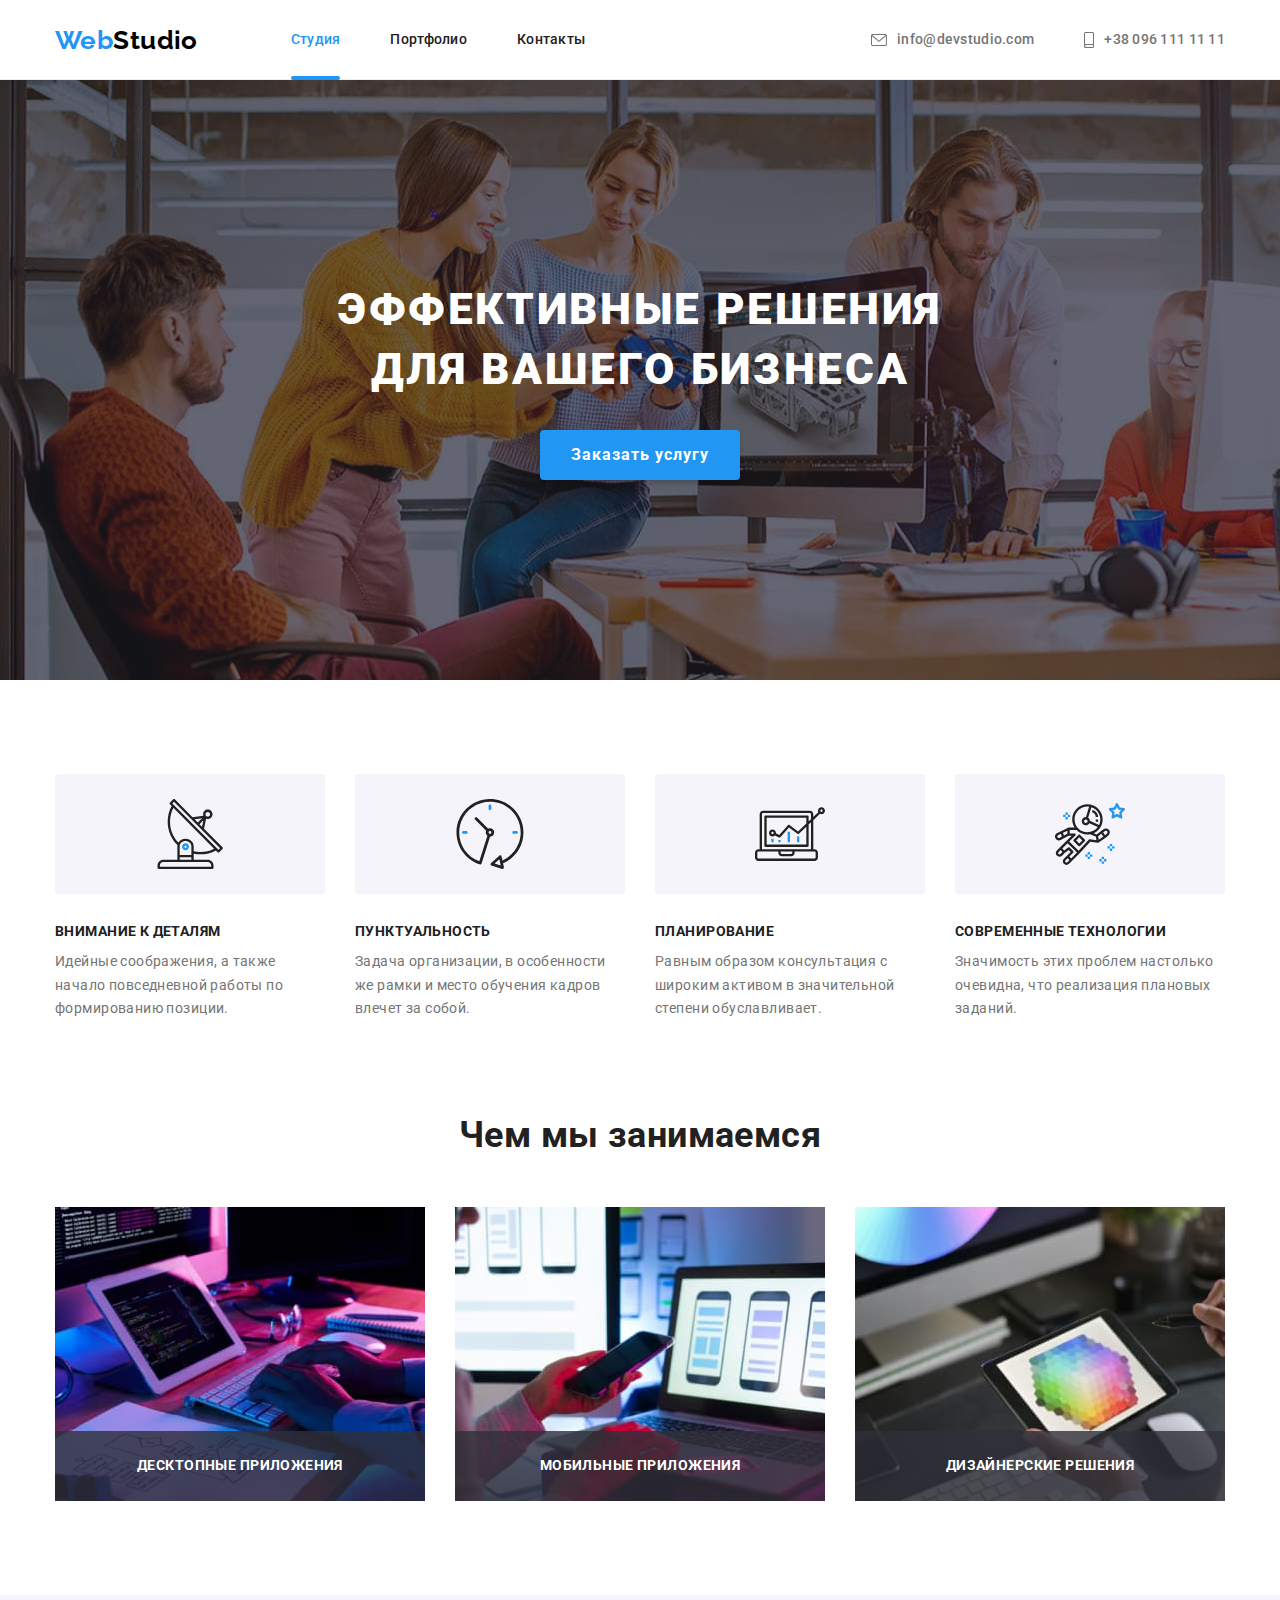
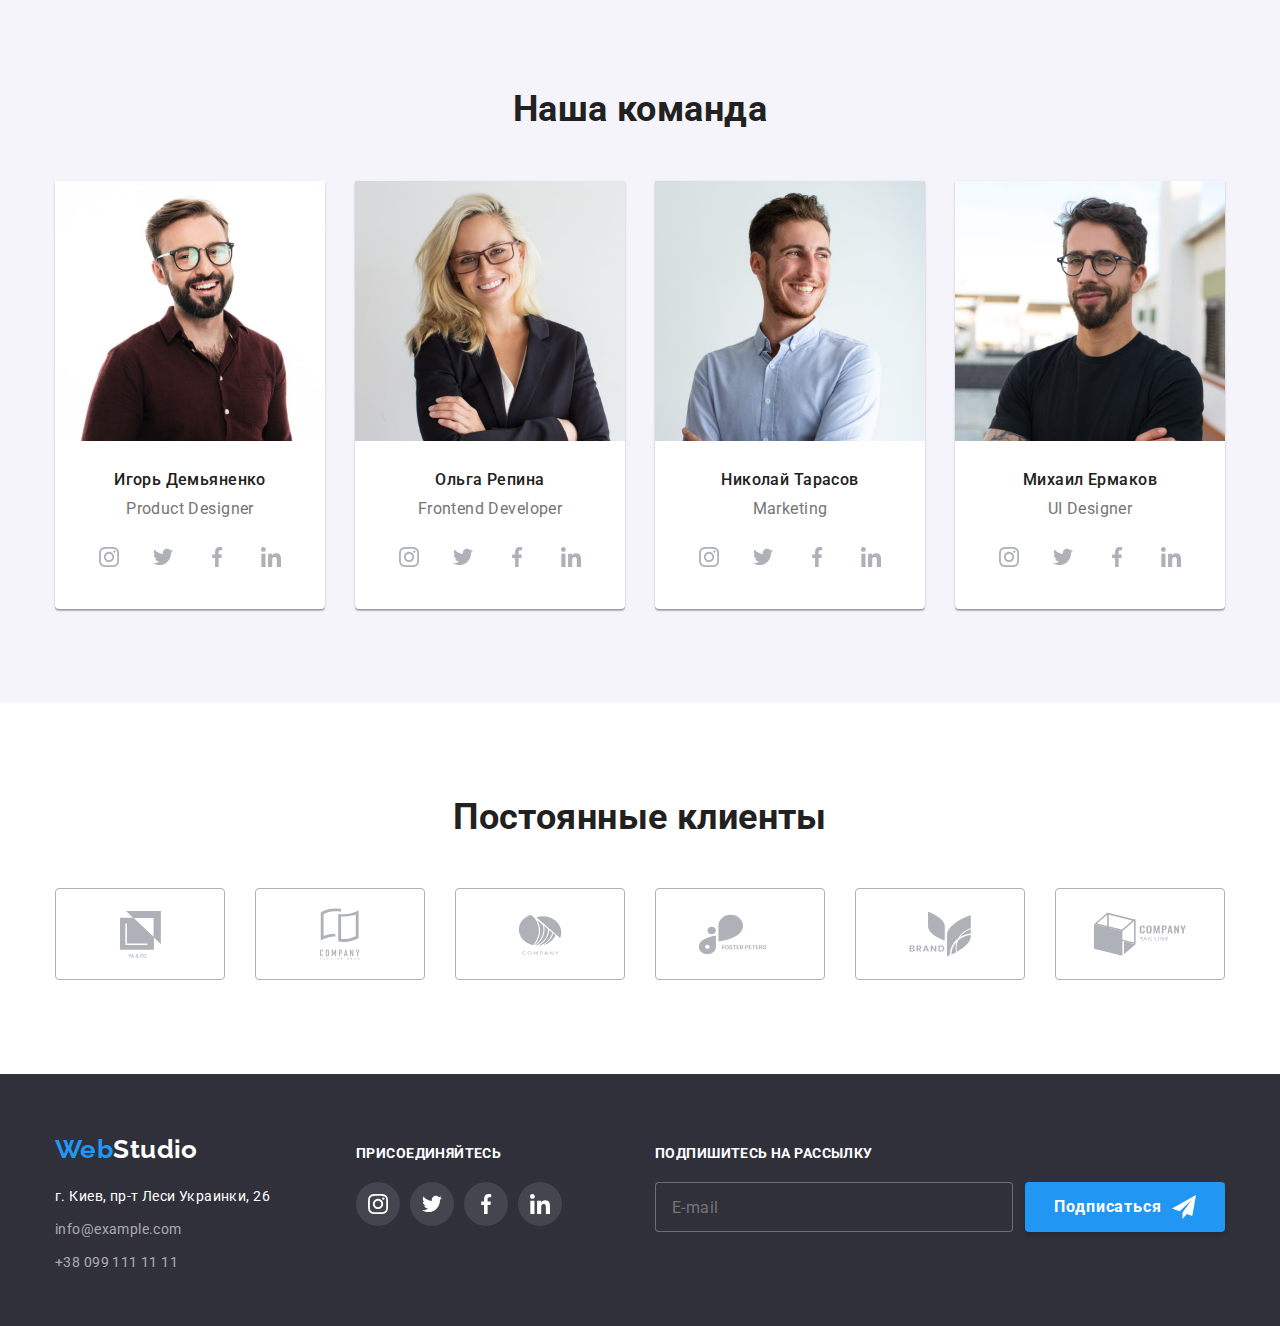
<file: index.html>
<!DOCTYPE html>
<html lang="ru">
<head>
    <meta charset="UTF-8">
    <meta http-equiv="X-UA-Compatible" content="IE=edge">
    <meta name="viewport" content="width=device-width, initial-scale=1.0">
    <title>Document</title>
    <link rel="preconnect" href="https://fonts.googleapis.com">
    <link rel="preconnect" href="https://fonts.gstatic.com" crossorigin>
    <link href="https://fonts.googleapis.com/css2?family=Raleway:wght@700&family=Roboto:wght@400;500;700;900&display=swap" rel="stylesheet">
    <link rel="stylesheet"
    href="https://cdnjs.cloudflare.com/ajax/libs/modern-normalize/1.0.0/modern-normalize.min.css" />
    <link rel="stylesheet" href="css/styles.css">
</head>
<body>
    <header class="header-section">
        <div class="container">
            <nav class="nav-section">
                <a href="./index.html" class="logo"><span class="part-of-logo">Web</span>Studio</a>
                <ul class="nav-list">
                    <li class="nav-items"><a href="./index.html" class="nav-link illumination">Студия</a></li>
                    <li class="nav-items"><a href="./portfolio.html" class="nav-link">Портфолио</a></li>
                    <li class="nav-items"><a href="Контакты" class="nav-link">Контакты</a></li>
                </ul>
            </nav>
            <ul class="nav-list">
                <li class="nav-items">
                    <a href="mailto:info@devstudio.com" class="nav-contacts">
                        <svg class="nav-icon" width="16" height="12">
                            <use href="./images/icons.svg#icon-envelope"></use>
                        </svg>info@devstudio.com</a>
                </li>
                <li class="nav-items">
                    <a href="tel:+380961111111" class="nav-contacts">
                        <svg class="nav-icon" width="10" height="16">
                            <use href="./images/icons.svg#icon-smartphone"></use>
                        </svg>+38 096 111 11 11</a>
                </li>
            </ul>
        </div>
    </header>
    <main class="main-section">
        <section class="main section">
            <div class="container">
                <h1 class="main-title">Эффективные решения для вашего бизнеса</h1>
                <button type="button" class="main-button" data-modal-open>Заказать услугу</button>
            </div>
        </section>
        <section class="section">
            <div class="container">
                <h2 class="visually-hidden">Приимущества</h2>
                <ul class="benefits-list">
                    <li class="benefits-items">
                        <div class="benefits-icons-container">
                            <svg class="benefits-icon" width="70" height="70">
                                <use href="./images/icons.svg#icon-Group"></use>
                            </svg>
                        </div>
                        <h3 class="benefits-title">Внимание к деталям</h3>
                        <p class="benefits-text">Идейные соображения, а также начало повседневной работы по формированию позиции.
                        </p>
                    </li>
                    <li class="benefits-items">
                        <div class="benefits-icons-container">
                            <svg class="benefits-icon" width="70" height="70">
                                <use href="./images/icons.svg#icon-clock"></use>
                            </svg>
                        </div>
                        <h3 class="benefits-title">Пунктуальность</h3>
                        <p class="benefits-text">Задача организации, в особенности же рамки и место обучения кадров влечет за собой.
                        </p>
                    </li>
                    <li class="benefits-items">
                        <div class="benefits-icons-container">
                            <svg class="benefits-icon" width="70" height="70">
                                <use href="./images/icons.svg#icon-diagram"></use>
                            </svg>
                        </div>
                        <h3 class="benefits-title">Планирование</h3>
                        <p class="benefits-text">Равным образом консультация с широким активом в значительной степени обуславливает.
                        </p>
                    </li>
                    <li class="benefits-items">
                        <div class="benefits-icons-container">
                            <svg class="benefits-icon" width="70" height="70">
                                <use href="./images/icons.svg#icon-astronaut"></use>
                            </svg>
                        </div>
                        <h3 class="benefits-title">Современные технологии</h3>
                        <p class="benefits-text">Значимость этих проблем настолько очевидна, что реализация плановых заданий.</p>
                    </li>
                </ul>
            </div>
        </section>
        <section class="section no-padding">
            <div class="container">
                <h2 class="title">Чем мы занимаемся</h2>
                <ul class="work-list">
                    <li class="work-items">
                        <img src="./images/box-1.jpg" alt="Людина сидить за комп'ютером" width="370">
                        <div class="work-box">
                            <h3 class="work-items-title">Десктопные приложения</h3>
                        </div>
                    </li>
                    <li class="work-items">
                        <img src="./images/box-2.jpg" alt="Людина сидить за комп'ютером з телефоном у руці" width="370">
                        <div class="work-box">
                            <h3 class="work-items-title">Мобильные приложения</h3>
                        </div>
                    </li>
                    <li class="work-items">
                        <img src="./images/box-3.jpg" alt="Людина сидить за столом бтримає в руках планшет з кольоровим графічним зображенням " width="370">
                        <div class="work-box">
                            <h3 class="work-items-title">Дизайнерские решения</h3>
                        </div>
                    </li>
                </ul>
            </div>
        </section>    
        <section class="team section">
            <div class="container">
                <h2 class="title">Наша команда</h2>
                <ul class="team-list">
                    <li class="team-card">
                        <img src="./images/img.jpg" alt="фото" width="270">
                        <h3 class="team-member-name">Игорь Демьяненко</h3>
                        <p class="team-member-position">Product Designer</p>
                        <ul class="team-icon-list">
                            <li class="items-icon">
                                <a class="icon-link" href="">
                                    <svg class="icon" width="20" height="20">
                                        <use href="./images/icons.svg#icon-instagram"></use>
                                    </svg>
                                </a>
                            </li>
                            <li class="items-icon">
                                <a class="icon-link" href="">
                                    <svg class="icon" width="20" height="20">
                                        <use href="./images/icons.svg#icon-twitter"></use>
                                    </svg>
                                </a>
                            </li>
                            <li class="items-icon">
                                <a class="icon-link" href="">
                                    <svg class="icon" width="20" height="20">
                                        <use href="./images/icons.svg#icon-facebook"></use>
                                    </svg>
                                </a>
                            </li>
                            <li class="items-icon">
                                <a class="icon-link" href="">
                                    <svg class="icon" width="20" height="20">
                                        <use href="./images/icons.svg#icon-linkedin"></use>
                                    </svg>
                                </a>
                            </li>
                        </ul>
                    </li>
                    <li class="team-card">
                        <img src="./images/img-1.jpg" alt="фото" width="270">
                        <h3 class="team-member-name">Ольга Репина</h3>
                        <p class="team-member-position">Frontend Developer</p>
                        <ul class="team-icon-list">
                            <li class="items-icon">
                                <a class="icon-link" href="">
                                    <svg class="icon" width="20" height="20">
                                        <use href="./images/icons.svg#icon-instagram"></use>
                                    </svg>
                                </a>
                            </li>
                            <li class="items-icon">
                                <a class="icon-link" href="">
                                    <svg class="icon" width="20" height="20">
                                        <use href="./images/icons.svg#icon-twitter"></use>
                                    </svg>
                                </a>
                            </li>
                            <li class="items-icon">
                                <a class="icon-link" href="">
                                    <svg class="icon" width="20" height="20">
                                        <use href="./images/icons.svg#icon-facebook"></use>
                                    </svg>
                                </a>
                            </li>
                            <li class="items-icon">
                                <a class="icon-link" href="">
                                    <svg class="icon" width="20" height="20">
                                        <use href="./images/icons.svg#icon-linkedin"></use>
                                    </svg>
                                </a>
                            </li>
                        </ul>
                    </li>
                    <li class="team-card">
                        <img src="./images/img-2.jpg" alt="фото" width="270">
                        <h3 class="team-member-name">Николай Тарасов</h3>
                        <p class="team-member-position">Marketing</p>
                        <ul class="team-icon-list">
                            <li class="items-icon">
                                <a class="icon-link" href="">
                                    <svg class="icon" width="20" height="20">
                                        <use href="./images/icons.svg#icon-instagram"></use>
                                    </svg>
                                </a>
                            </li>
                            <li class="items-icon">
                                <a class="icon-link" href="">
                                    <svg class="icon" width="20" height="20">
                                        <use href="./images/icons.svg#icon-twitter"></use>
                                    </svg>
                                </a>
                            </li>
                            <li class="items-icon">
                                <a class="icon-link" href="">
                                    <svg class="icon" width="20" height="20">
                                        <use href="./images/icons.svg#icon-facebook"></use>
                                    </svg>
                                </a>
                            </li>
                            <li class="items-icon">
                                <a class="icon-link" href="">
                                    <svg class="icon" width="20" height="20">
                                        <use href="./images/icons.svg#icon-linkedin"></use>
                                    </svg>
                                </a>
                            </li>
                        </ul>
                    </li>
                    <li class="team-card">
                        <img src="./images/img-3.jpg" alt="фото" width="270">
                        <h3 class="team-member-name">Михаил Ермаков</h3>
                        <p class="team-member-position">UI Designer</p>
                        <ul class="team-icon-list">
                            <li class="items-icon">
                                <a class="icon-link" href="">
                                    <svg class="icon" width="20" height="20">
                                        <use href="./images/icons.svg#icon-instagram"></use>
                                    </svg>
                                </a>
                            </li>
                            <li class="items-icon">
                                <a class="icon-link" href="">
                                    <svg class="icon" width="20" height="20">
                                        <use href="./images/icons.svg#icon-twitter"></use>
                                    </svg>
                                </a>
                            </li>
                            <li class="items-icon">
                                <a class="icon-link" href="">
                                    <svg class="icon" width="20" height="20">
                                        <use href="./images/icons.svg#icon-facebook"></use>
                                    </svg>
                                </a>
                            </li>
                            <li class="items-icon">
                                <a class="icon-link" href="">
                                    <svg class="icon" width="20" height="20">
                                        <use href="./images/icons.svg#icon-linkedin"></use>
                                    </svg>
                                </a>
                            </li>
                        </ul>
                    </li>
                </ul>
            </div>    
        </section>
        <section class="section">
            <div class="container">
                <h2 class="title">Постоянные клиенты</h2>
                <ul class="company-icon-list">
                    <li class="company-icon-items">
                        <a class="company-link" href="">
                            <svg class="company-icon" width="41" height="47">
                                <use href="./images/icons.svg#icon-group-1"></use>
                            </svg>
                        </a>
                    </li>
                    <li class="company-icon-items">
                        <a class="company-link" href="">
                            <svg class="company-icon" width="40" height="52">
                                <use href="./images/icons.svg#icon-group-2"></use>
                            </svg>
                        </a>
                    </li>
                    <li class="company-icon-items">
                        <a class="company-link" href="">
                            <svg class="company-icon" width="44" height="41">
                                <use href="./images/icons.svg#icon-group-3"></use>
                            </svg>
                        </a>
                    </li>
                    <li class="company-icon-items">
                        <a class="company-link" href="">
                            <svg class="company-icon" width="85" height="41">
                                <use href="./images/icons.svg#icon-group-6"></use>
                            </svg>
                        </a>
                    </li>
                    <li class="company-icon-items">
                        <a class="company-link" href="">
                            <svg class="company-icon" width="63" height="46">
                                <use href="./images/icons.svg#icon-group-5"></use>
                            </svg>
                        </a>
                    </li>
                    <li class="company-icon-items">
                        <a class="company-link" href="">
                            <svg class="company-icon" width="94" height="44">
                                <use href="./images/icons.svg#icon-group-7"></use>
                            </svg>
                        </a>
                    </li>
                </ul>
            </div>
        </section>
    </main>
    <footer class="footer-section">
        <div class="container">
            <div class="address-container">
                <a href="./index.html" class="logo"><span class="part-of-logo">Web</span>Studio</a>
                <address class="footer-address">
                <ul class="footer-list">
                    <li class="footer-items">
                        <a href="https://goo.gl/maps/piqngm7oDQpEDh6u6" target="_blank" rel="noopener nofollow noreferrer"
                            class="footer-link">г. Киев, пр-т Леси Украинки, 26</a>
                    </li>
                    <li class="footer-items-contacts">
                        <a href="mailto:info@example.com" class="footer-contacts">info@example.com</a>
                    </li>
                    <li class="footer-items-contacts">
                        <a href="tel:+380991111111" class="footer-contacts">+38 099 111 11 11</a>
                    </li>
                </ul>
               </address>
            </div>
            <div class="footer-link-container">
                <p class="footer-link-title">присоединяйтесь</p>
                <ul class="icon-list">
                    <li class="items-icon">
                        <a class="icon-link" href="">
                            <svg class="footer-icon-social" width="20" height="20">
                                <use href="./images/icons.svg#icon-instagram"></use>
                            </svg>
                        </a>
                    </li>
                    <li class="items-icon">
                        <a class="icon-link" href="">
                            <svg class="footer-icon-social" width="20" height="20">
                                <use href="./images/icons.svg#icon-twitter"></use>
                            </svg>
                        </a>
                    </li>
                    <li class="items-icon">
                        <a class="icon-link" href="">
                            <svg class="footer-icon-social" width="20" height="20">
                                <use href="./images/icons.svg#icon-facebook"></use>
                            </svg>
                        </a>
                    </li>
                    <li class="items-icon">
                        <a class="icon-link" href="">
                            <svg class="footer-icon-social" width="20" height="20">
                                <use href="./images/icons.svg#icon-linkedin"></use>
                            </svg>
                        </a>
                    </li>
                </ul>
            </div>
            <div class="footer-form-container">
                <p class="footer-link-title">Подпишитесь на рассылку</p>
                <form class="footer-form">
                    <label for="input-field" class="visually-hidden"></label>
                    <input id="input-field" type="email" class="footer-input" name="mail" placeholder="E-mail">
                    <button class="main-button" type="submit">Подписаться
                        <svg class="form-icon" width="24" height="24">
                            <use href="./images/icons.svg#icon-send"></use>
                        </svg>
                    </button>
                </form>
            </div>
            
        </div>    
    </footer>
    <div class="backdrop is-hidden" data-modal>
        <div class="modal">
            <button class="button-modal" data-modal-close>
                <svg class="modal-vector" width="11" height="11">
                    <use href="./images/icons.svg#icon-Vector-1"></use>
                </svg>
            </button>
            <form class="modal-form">
                <p class="modal-title">Оставьте свои данные, мы вам перезвоним</p>
                <label class="modal-form-label">
                    <span class="modal-form-element label-text">Имя</span>
                    <span class="modal-form-wrapper">
                        <input type="text" class="modal-form-input" name="user-name" minlength="3" pattern="^[a-zA-Za-яА-Я]+$">
                        <span class="modal-icon-input">
                            <svg class="modal-icon" width="12" height="12">
                                <use href="./images/icons.svg#icon-user"></use>
                            </svg>
                        </span>
                    </span>
                </label>
                <label class="modal-form-label">
                    <span class="modal-form-element label-text">Телефон</span>
                    <span class="modal-form-wrapper">
                        <input type="tel" class="modal-form-input" name="user-phone" pattern="[0-9]{3}-[0-9]{3}-[0-9]{2}-[0-9]{2}" title="xxx-xxx-xx-xx">
                        <span class="modal-icon-input">
                            <svg class="modal-icon" width="13" height="13">
                                <use href="./images/icons.svg#icon-phone"></use>
                            </svg>
                        </span>
                    </span>
                </label>
                <label class="modal-form-label">
                    <span class="modal-form-element label-text">Почта</span>
                    <span class="modal-form-wrapper">
                        <input type="email" class="modal-form-input" name="user-email">
                        <span class="modal-icon-input">
                            <svg class="modal-icon" width="15" height="12">
                                <use href="./images/icons.svg#icon-post"></use>
                            </svg>
                        </span>
                    </span>
                </label>
                <label class="modal-form-label">
                    <span class="modal-form-element label-text">Комментарий</span>
                    <span class="modal-form-wrapper">
                        <textarea name="user-message" class="modal-form-message" placeholder="Введите текст"></textarea>
                    </span>
                </label>
                <input id="user-check" type="checkbox" class="modal-form-checkbox visually-hidden">
                <label for="user-check" class="modal-label-checkbox">Соглашаюсь с рассылкой и принимаю <a href=""
                        class="modal-link">Условия договора</a>
                    <span class="checkbox-box">
                        <svg class="modal-icon-checkbox" width="16" height="15">
                            <use href="./images/icons.svg#icon-checkbox"></use>
                        </svg>
                        <svg class="modal-icon-check" width="16" height="15">
                            <use href="./images/icons.svg#icon-check-2"></use> 
                        </svg>
                        <svg class="modal-icon-checkbox-fokus" width="23" height="21">
                            <use href="./images/icons.svg#icon-checkbox"></use>
                        </svg>
                    </span>
                </label>
                <span class="button-center">
                    <button type="submit" class="main-button"><span class="form-button-title">Отправить</span></button>
                </span>
            </form>
        </div>
    </div>
    <script src="./js/modal.js"></script>
</body>
</html>
</file>
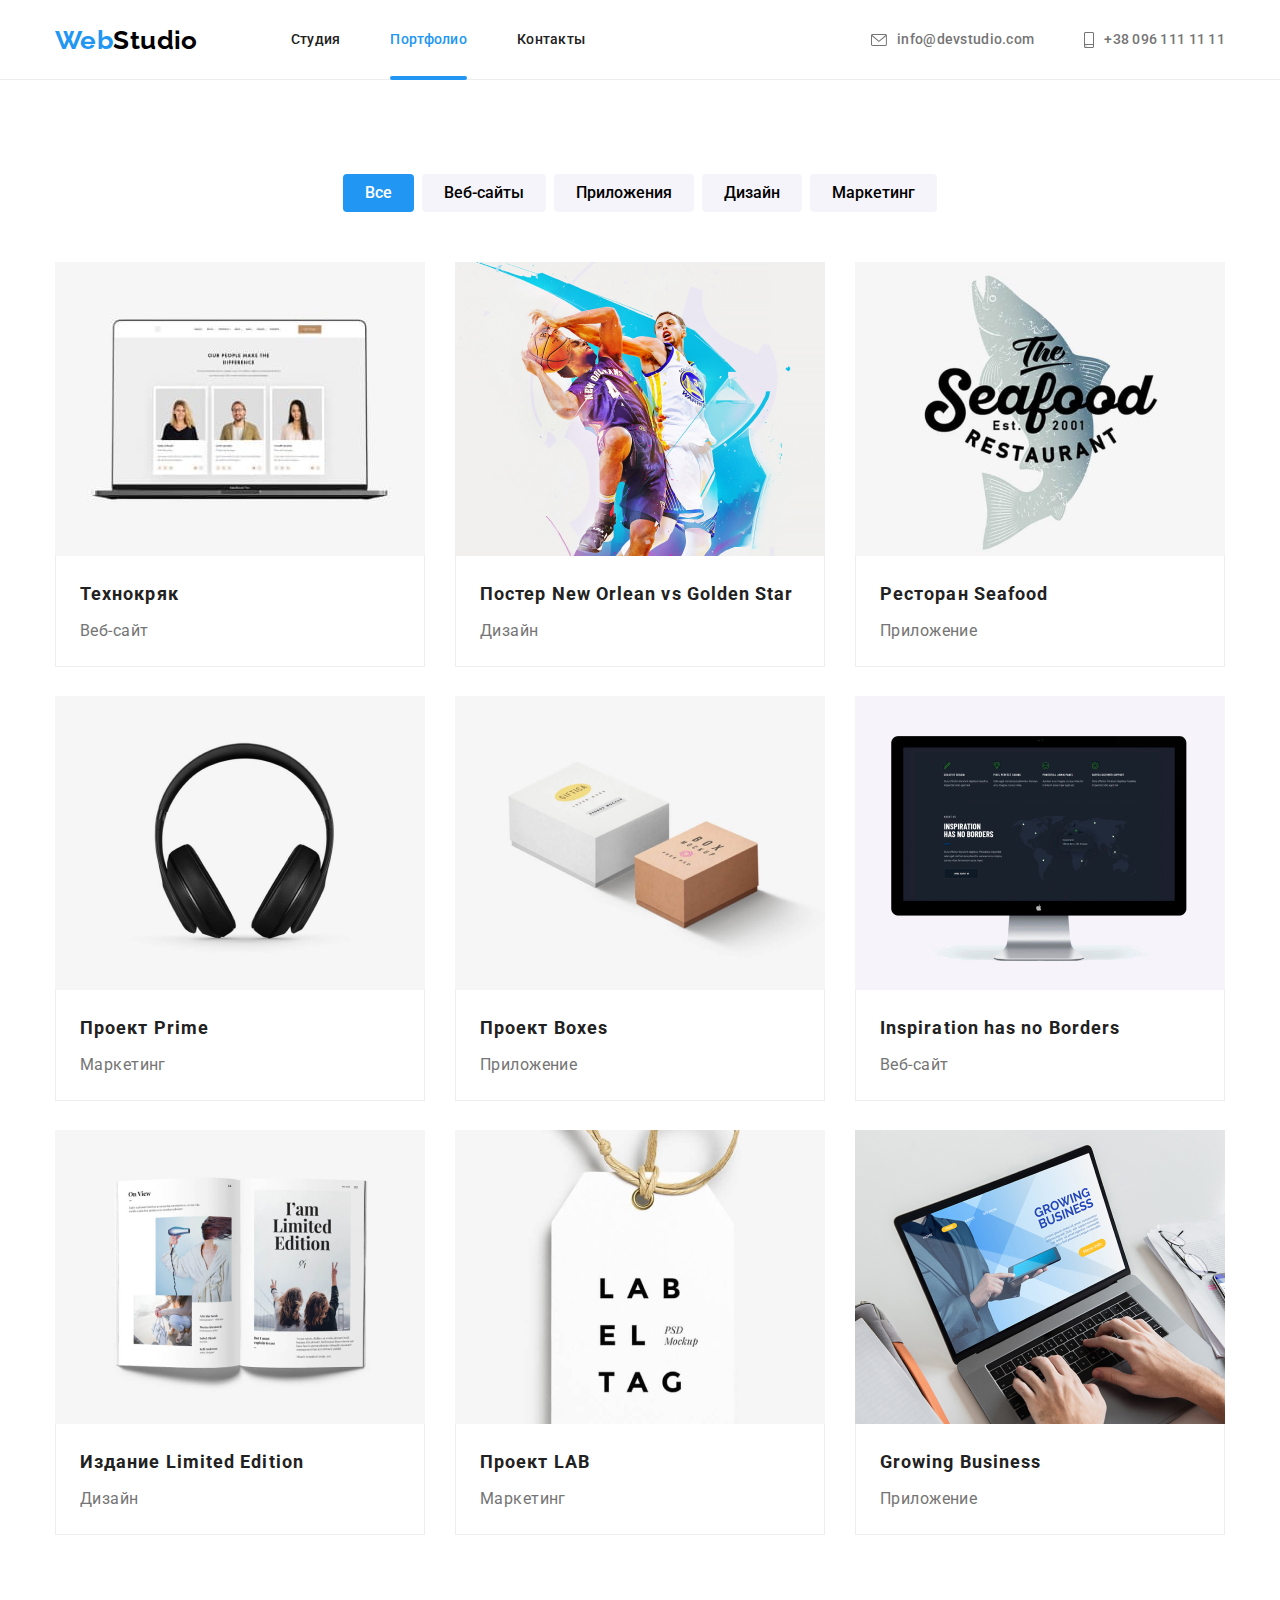
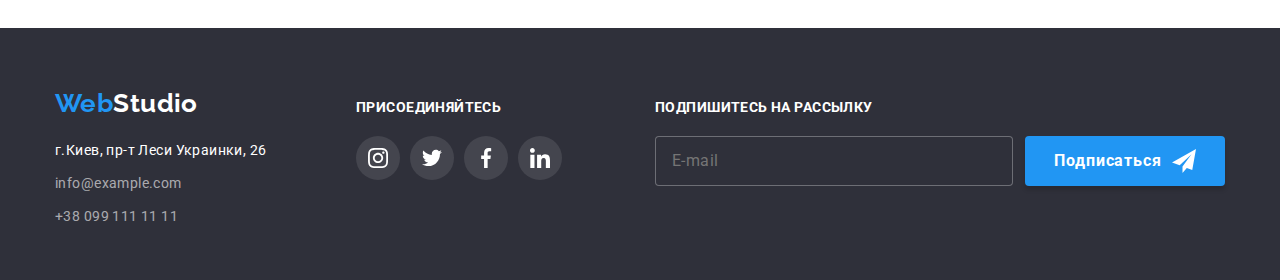
<file: portfolio.html>
<!DOCTYPE html>
<html lang="ru">
<head>
    <meta charset="UTF-8">
    <meta http-equiv="X-UA-Compatible" content="IE=edge">
    <meta name="viewport" content="width=device-width, initial-scale=1.0">
    <title>Document</title>
    <link rel="preconnect" href="https://fonts.googleapis.com">
    <link rel="preconnect" href="https://fonts.gstatic.com" crossorigin>
    <link href="https://fonts.googleapis.com/css2?family=Raleway:wght@700&family=Roboto:wght@400;500;700;900&display=swap" rel="stylesheet">
<link rel="stylesheet" href="https://cdnjs.cloudflare.com/ajax/libs/modern-normalize/1.0.0/modern-normalize.min.css" />
<link rel="stylesheet" href="css/styles.css">
</head>
<body>
    <header class="header-section">
        <div class="container">
            <nav class="nav-section">
                <a href="./index.html" class="logo"><span class="part-of-logo">Web</span>Studio</a>
                <ul class="nav-list">
                    <li class="nav-items"><a href="./index.html" class="nav-link">Студия</a></li>
                    <li class="nav-items"><a href="./portfolio.html" class="nav-link illumination">Портфолио</a></li>
                    <li class="nav-items"><a href="Контакты" class="nav-link">Контакты</a></li>
                </ul>
            </nav>
            <ul class="nav-list">
                <li class="nav-items "><a href="mailto:info@devstudio.com" class="nav-contacts">
                    <svg class="nav-icon" width="16" height="12">
                        <use href="./images/icons.svg#icon-envelope"></use>
                    </svg>info@devstudio.com</a>
                </li>
                <li class="nav-items"><a href="tel:+380961111111" class="nav-contacts">
                    <svg class="nav-icon" width="10" height="16">
                        <use href="./images/icons.svg#icon-smartphone"></use>
                    </svg>+38 096 111 11 11</a>
                </li>
            </ul>
        </div>
    </header>
    <main>
        <section class="section">
            <div class="container">
                <h1 class="visually-hidden">Портфолио</h1>
                <ul class="portfolio-list-button">
                    <li class="portfolio-items"><button type="button" class="portfolio-button illumination-btn">Все</button></li>
                    <li class="portfolio-items"><button type="button" class="portfolio-button">Веб-сайты</button></li>
                    <li class="portfolio-items"><button type="button" class="portfolio-button">Приложения</button></li>
                    <li class="portfolio-items"><button type="button" class="portfolio-button">Дизайн</button></li>
                    <li class="portfolio-items"><button type="button" class="portfolio-button">Маркетинг</button></li>
                </ul>
                <ul class="portfolio">
                    <li class="portfolio-card">
                        <a class="portfolio-link" href="">
                            <div class="portfolio-box">
                                <img src="./images/img(9).jpg" alt="Відкритий ноутбук, на екрані зображені фото працівників" width="370">
                                <div class="portfolio-overlay">
                                    <p class="portfolio-screen-text">Ресурс предлагает комплексные предложения с разным уровнем функционала и
                                        сервисов. Все это позволит посетителю получить исчерпывающие сведения о компании или частном лице.</p>
                                </div>
                            </div>
                            <div class="portfolio-container-title">
                                <h2 class="portfolio-card-title">Технокряк</h2>
                                <p class="portfolio-name-industry">Веб-сайт</p>
                            </div>
                        </a>
                    </li>
                    <li class="portfolio-card">
                        <a class="portfolio-link" href="">
                            <div class="portfolio-box">
                                <img src="./images/img(1).jpg" alt="Зображено двох волейболістів у стрибку з м'ячем у руках" width="370">
                                <div class="portfolio-overlay">
                                    <p class="portfolio-screen-text">Ресурс предлагает комплексные предложения с разным уровнем функционала и
                                        сервисов.
                                        Все это позволит посетителю получить исчерпывающие сведения о компании или частном лице.</p>
                                </div>
                            </div>
                            <div class="portfolio-container-title">
                                <h2 class="portfolio-card-title">Постер New Orlean vs Golden Star</h2>
                                <p class="portfolio-name-industry">Дизайн</p>
                            </div>
                        </a>
                    </li>
                    <li class="portfolio-card">
                        <a class="portfolio-link" href="">
                            <div class="portfolio-box">
                                <img src="./images/img(2).jpg" alt="Логотип ресторану" width="370">
                                <div class="portfolio-overlay">
                                    <p class="portfolio-screen-text">Ресурс предлагает комплексные предложения с разным уровнем функционала и
                                        сервисов.
                                        Все это позволит посетителю получить исчерпывающие сведения о компании или частном лице.</p>
                                </div>
                            </div>
                            <div class="portfolio-container-title">
                                <h2 class="portfolio-card-title">Ресторан Seafood</h2>
                                <p class="portfolio-name-industry">Приложение</p>
                            </div>
                        </a>
                    </li>
                    <li class="portfolio-card">
                        <a class="portfolio-link" href="">
                            <div class="portfolio-box">
                                <img src="./images/img(3).jpg" alt="Накладні навушники" width="370">
                                <div class="portfolio-overlay">
                                    <p class="portfolio-screen-text">Ресурс предлагает комплексные предложения с разным уровнем функционала и
                                        сервисов.
                                        Все это позволит посетителю получить исчерпывающие сведения о компании или частном лице.</p>
                                </div>
                            </div>
                            <div class="portfolio-container-title">
                                <h2 class="portfolio-card-title">Проект Prime</h2>
                                <p class="portfolio-name-industry">Маркетинг</p>
                            </div>
                        </a>
                    </li>
                    <li class="portfolio-card">
                        <a class="portfolio-link" href="">
                            <div class="portfolio-box">
                                <img src="./images/img(4).jpg" alt="Дві коробки з логотипами" width="370">
                                <div class="portfolio-overlay">
                                    <p class="portfolio-screen-text">Ресурс предлагает комплексные предложения с разным уровнем функционала и
                                        сервисов.
                                        Все это позволит посетителю получить исчерпывающие сведения о компании или частном лице.</p>
                                </div>
                            </div>
                            <div class="portfolio-container-title">
                                <h2 class="portfolio-card-title">Проект Boxes</h2>
                                <p class="portfolio-name-industry">Приложение</p>
                            </div>
                        </a>
                    </li>
                    <li class="portfolio-card">
                        <a class="portfolio-link" href="">
                            <div class="portfolio-box">
                                <img src="./images/img(5).jpg" alt="Ком'ютер з відкритим вебсайтом" width="370">
                                <div class="portfolio-overlay">
                                    <p class="portfolio-screen-text">Ресурс предлагает комплексные предложения с разным уровнем функционала и
                                        сервисов.
                                        Все это позволит посетителю получить исчерпывающие сведения о компании или частном лице.</p>
                                </div>
                            </div>
                            <div class="portfolio-container-title">
                                <h2 class="portfolio-card-title">Inspiration has no Borders</h2>
                                <p class="portfolio-name-industry">Веб-сайт</p>
                            </div>
                        </a>
                    </li>
                    <li class="portfolio-card">
                        <a class="portfolio-link" href="">
                            <div class="portfolio-box">
                                <img src="./images/img(6).jpg" alt="Відкрита книжка в ній стаття" width="370">
                                <div class="portfolio-overlay">
                                    <p class="portfolio-screen-text">Ресурс предлагает комплексные предложения с разным уровнем функционала и
                                        сервисов.
                                        Все это позволит посетителю получить исчерпывающие сведения о компании или частном лице.</p>
                                </div>
                            </div>
                            <div class="portfolio-container-title">
                                <h2 class="portfolio-card-title">Издание Limited Edition</h2>
                                <p class="portfolio-name-industry">Дизайн</p>
                            </div>
                        </a>
                    </li>
                    <li class="portfolio-card">
                        <a class="portfolio-link" href="">
                            <div class="portfolio-box">
                                <img src="./images/img(7).jpg" alt="Логотип" width="370">
                                <div class="portfolio-overlay">
                                    <p class="portfolio-screen-text">Ресурс предлагает комплексные предложения с разным уровнем функционала и
                                        сервисов.
                                        Все это позволит посетителю получить исчерпывающие сведения о компании или частном лице.</p>
                                </div>
                            </div>
                            <div class="portfolio-container-title">
                                <h2 class="portfolio-card-title">Проект LAB</h2>
                                <p class="portfolio-name-industry">Маркетинг</p>
                            </div>
                        </a>
                    </li>
                    <li class="portfolio-card">
                        <a class="portfolio-link" href="">
                            <div class="portfolio-box">
                                <img src="./images/img(8).jpg" alt="Ввімкнений ноутбук з відкритим додатком" width="370">
                                <div class="portfolio-overlay">
                                    <p class="portfolio-screen-text">Ресурс предлагает комплексные предложения с разным уровнем функционала и
                                        сервисов.
                                        Все это позволит посетителю получить исчерпывающие сведения о компании или частном лице.</p>
                                </div>
                            </div>
                            <div class="portfolio-container-title">
                                <h2 class="portfolio-card-title">Growing Business</h2>
                                <p class="portfolio-name-industry">Приложение</p>
                            </div>
                        </a>
                    </li>
                </ul>
            </div>
        </section>
    </main>
    <footer class="footer-section">
        <div class="container">
            <div class="address-container">
                <a href="./index.html" class="logo"><span class="part-of-logo">Web</span>Studio</a>
                <address class="footer-address">
                    <ul class="footer-list">
                        <li class="footer-items">
                            <a href="https://goo.gl/maps/piqngm7oDQpEDh6u6" target="_blank" rel="noopener nofollow noreferrer" class="footer-link">г.Киев, пр-т Леси Украинки, 26</a>
                        </li>
                        <li class="footer-items-contacts">
                            <a href="mailto:info@example.com" class="footer-contacts">info@example.com</a>
                        </li>
                        <li class="footer-items-contacts">
                            <a href="tel:+380991111111" class="footer-contacts">+38 099 111 11 11</a>
                        </li>
                    </ul>
                </address>
            </div>
            <div class="footer-link-container">
                <p class="footer-link-title">присоединяйтесь</p>
                <ul class="icon-list">
                    <li class="items-icon">
                        <a class="icon-link" href="">
                            <svg class="footer-icon-social" width="20" height="20">
                                <use href="./images/icons.svg#icon-instagram"></use>
                            </svg>
                        </a>
                    </li>
                    <li class="items-icon">
                        <a class="icon-link" href="">
                            <svg class="footer-icon-social" width="20" height="20">
                                <use href="./images/icons.svg#icon-twitter"></use>
                            </svg>
                        </a>
                    </li>
                    <li class="items-icon">
                        <a class="icon-link" href="">
                            <svg class="footer-icon-social" width="20" height="20">
                                <use href="./images/icons.svg#icon-facebook"></use>
                            </svg>
                        </a>
                    </li>
                    <li class="items-icon">
                        <a class="icon-link" href="">
                            <svg class="footer-icon-social" width="20" height="20">
                                <use href="./images/icons.svg#icon-linkedin"></use>
                            </svg>
                        </a>
                    </li>
                </ul>
            </div>
            <div class="footer-form-container">
                <p class="footer-link-title">Подпишитесь на рассылку</p>
                <form class="footer-form">
                    <label for="input-field" class="visually-hidden"></label>
                    <input id="input-field" type="email" class="footer-input" name="mail" placeholder="E-mail">
                    <button class="main-button" type="submit">Подписаться
                        <svg class="form-icon" width="24" height="24">
                            <use href="./images/icons.svg#icon-send"></use>
                        </svg>
                    </button>
                </form>
            </div>
        </div>
    </footer>
    
</body>
</html>
</file>
<file: css/styles.css>
:root{
    --title-text-color: #212121;
    --primary-text-color: #757575;
    --accent-color: #2196F3;
    --primary-bg-color: #fff;
}
body{
    font-family: 'Roboto', sans-serif;
    background-color: var(--primary-bg-color);
    color: var(--title-text-color);
    font-size: 14px;
    line-height: 1.14;
    letter-spacing: 0.03em;
}
h1,h2,h3,p,ul{
    margin: 0;
    padding: 0;
}
/* Стилізація хедера */
.header-section{
    max-height: 80px;
    border-bottom: 1px solid #ECECEC;
}
ul{
    list-style: none;
}
a{
    text-decoration: none;
}
.logo{
    color: #000;
    font-family: 'Raleway';
    font-weight: 700;
    font-size: 26px;
    line-height: 1.19;
}
.part-of-logo{
    color: var(--accent-color);
}
.header-section .container{
    display: flex;
    justify-content: space-between;
}
.nav-section{
    align-items: center;
    display: flex;
}
.nav-section .logo{
    margin-right: 93px;
}
.nav-list{
    display: flex;
}
.nav-items{
    display: flex;
}
.nav-items:not(:last-child){
    margin-right: 50px;
}
.nav-link{
    position: relative;
    padding: 32px 0 32px 0;
    color: var(--title-text-color);
    font-weight: 500;
    letter-spacing: 0.02em;
    transition: color 250ms cubic-bezier(0.4, 0, 0.2, 1);
}
.illumination{
    color: var(--accent-color);
}
.illumination:after{
    position: absolute;
    bottom: 0;
    content:" ";
    display: block;
    width: 100%;
    height: 4px;
    border-radius: 2px;
    background-color: var(--accent-color);
}
.nav-link:hover,
.nav-link:focus{
    color: var(--accent-color);
}
.nav-contacts{
    display: flex;
    padding: 32px 0 32px 0;
    align-items: center;
    color: var(--primary-text-color);
    font-weight: 500;
    letter-spacing: 0.02em;
    transition: color 250ms cubic-bezier(0.4, 0, 0.2, 1);
}
.nav-contacts:hover,
.nav-contacts:focus{
    color: var(--accent-color);
}
.nav-contacts:hover .nav-icon,
.nav-contacts:focus .nav-icon{
    fill: var(--accent-color);
}
.nav-icon{
    margin-right: 10px;
    fill: var(--primary-text-color);
    transition: fill 250ms cubic-bezier(0.4, 0, 0.2, 1);
}
/* Стилізація головного контенту сторінки */
img{
    display: block;
}
.container{
    max-width: 1200px;
    padding: 0 15px 0 15px;
    margin-left: auto;
    margin-right: auto;
}
.main{
    max-width: 1600px;
    margin-left: auto;
    margin-right: auto;
    text-align: center;
    background-color: #2F303A;
    content: "";
    background-image: linear-gradient( to right, rgba(47, 48, 58, 0.4), rgba(47, 48, 58, 0.4)), url(../images/background.jpg);
    background-size: cover; 
}
.main-section .section:first-child{
    padding: 200px 0;
}
.main-title{
    width: 693px;
    margin-left: auto;
    margin-right: auto;
    margin-bottom: 30px;
    font-weight: 900;
    font-size: 44px;
    line-height: 1.36;
    letter-spacing: 0.06em;
    text-transform: uppercase;
    color: var(--primary-bg-color);
}
button{
    font-family: inherit;
    cursor: pointer;
}
.main-button{
    display: inline-flex;
    justify-content: center;
    align-items: center;
    width: 200px;
    height: 50px;
    font-weight: 700;
    font-size: 16px;
    line-height: 1.88;
    letter-spacing: 0.06em;
    color: #FFFFFF;
    background: var(--accent-color);
    box-shadow: 0px 4px 4px rgba(0, 0, 0, 0.15);
    border-radius: 4px;
    border-color: transparent;
    transition: background-color 250ms cubic-bezier(0.4, 0, 0.2, 1);
}
.main-button:hover,
.main-button:focus{
    background-color:  #267bc6;
}
.main-button:active{
    background-color: #27619b;
}
.portfolio-list-button{
    display: flex;
    justify-content: center;
}
.portfolio-items:not(:last-child){
    margin-right: 8px;
}
.portfolio{
    display: flex;
    flex-wrap: wrap;
    gap: 30px;
    margin-top: 50px;
}
.portfolio-button{
    background: #F5F4FA;
    font-weight: 500;
    font-size: 16px;
    line-height: 1.62;
    padding: 6px 22px;
    border-radius: 4px;
    border:none;
    transition: background-color 250ms cubic-bezier(0.4, 0, 0.2, 1),box-shadow 250ms cubic-bezier(0.4, 0, 0.2, 1), color 250ms cubic-bezier(0.4, 0, 0.2, 1);
}
.illumination-btn{
    background-color: var(--accent-color);
    color: var(--primary-bg-color);
}
.portfolio-button:hover,
.portfolio-button:focus{
    background-color: var(--accent-color);
    color: var(--primary-bg-color);
    box-shadow: 0px 3px 1px rgba(0, 0, 0, 0.1), 0px 1px 2px rgba(0, 0, 0, 0.08), 0px 2px 2px rgba(0, 0, 0, 0.12);
}
.portfolio-button:active{
    background-color: #267bc6;
}
.visually-hidden{ 
    position: absolute; 
    width: 1px; 
    height: 1px; 
    margin: -1px; 
    border: 0; 
    padding: 0; 
    white-space: nowrap; 
    clip-path: inset(100%); 
    clip: rect(0 0 0 0); 
    overflow: hidden; 
}
.section{
    padding: 94px 0;
}
.work-list{
    display: flex;
    justify-content: space-between;
    margin-top: 50px;
}
.work-items{
    position: relative;
}
.work-box{
    position: absolute;
    display: flex;
    justify-content: center;
    align-items: center;
    width: 100%;
    height: 70px;
    bottom: 0;
    background-color: rgba(47, 48, 58, 0.8);
}
.work-items-title{
    font-weight: 700;
    font-size: 14px;
    line-height: 1.14;
    letter-spacing: 0.03em;
    text-transform: uppercase;
    color: #FFFFFF;
}
.benefits-list{
    display: flex;
    justify-content: space-between;
}
.benefits-items{
    width: 270px;    
}
.benefits-icons-container{
    display: inline-flex;
    justify-content: center;
    align-items: center;
    width: 270px;
    height: 120px;
    background-color: #F5F4FA;
    border-radius: 4px;
}
.benefits-title{
    font-size: 14px;
    text-transform: uppercase;
    margin-top: 30px;
}
.benefits-text{
    margin-top: 10px;
    color: var(--primary-text-color);
    line-height: 1.71;
}
.title{    
    font-size: 36px;
    line-height: 1.16;
    text-align: center;
}
.team{
    background: #F5F4FA;
}
.no-padding{
    padding-top: 0;
}
.team-list{
    display: flex;
    justify-content: space-between;
}
.team-card{
    margin-top: 50px;
    padding-bottom: 30px;
    text-align: center;
    min-width: 270px;
    min-height: 368px;
    background-color: var(--primary-bg-color);
    box-shadow: 0px 1px 3px rgba(0, 0, 0, 0.12), 0px 1px 1px rgba(0, 0, 0, 0.14), 0px 2px 1px rgba(0, 0, 0, 0.2);
    border-radius: 0px 0px 4px 4px;
}
.team-member-name{
    padding-top: 30px;
    font-weight: 500;
    font-size: 16px;
    line-height: 1.18;
}
.team-member-position{
    margin-top: 10px;
    color: var(--primary-text-color);
    font-size: 16px;
    line-height: 1.18;
}
.team-icon-list{
    display: inline-flex;
    height: 44px;
    margin-top: 16px;
    justify-content: center;
    gap: 10px;
}
.icon-link{
    display: inline-flex;
    justify-content: center;
    align-items: center;
    height: 44px;
    width: 44px;
    border-radius: 50%;
    background-color: rgba(255, 255, 255, 0.1);
    transition: background-color 250ms cubic-bezier(0.4, 0, 0.2, 1);
}
.icon-link:hover .icon,
.icon-link:focus .icon{
    fill: #fff;  
}
.icon-link:hover,.icon-link:focus{
    background-color: var(--accent-color);
}
.icon{
    fill: #AFB1B8;
    transition: fill 250ms cubic-bezier(0.4, 0, 0.2, 1);
}
.company-icon-list{
    margin-top: 50px;
    display: inline-flex;
    gap: 30px;
}
.company-link{
    display: inline-flex;
    justify-content: center;
    align-items: center;
    width: 170px;
    height: 92px;
    border: 1px solid #AFB1B8;
    border-radius: 4px;
    transition: background-color 250ms cubic-bezier(0.4, 0, 0.2, 1);
}
.company-link:hover .company-icon,.company-link:hover,
.company-link:focus .company-icon,.company-link:focus{
    fill: var(--accent-color);
    border-color: var(--accent-color);
}
.company-icon{
    fill: #AFB1B8;
    transition: fill 250ms cubic-bezier(0.4, 0, 0.2, 1);
}
.portfolio-card{
    width: 370px;
    height: 404px;
}
.portfolio-screen-text{
    font-size: 18px;
    line-height: 1.56;
    letter-spacing: 0.03em;
    color: #FFFFFF;
}
.portfolio-overlay{
    position: absolute;
    width: 100%;
    height: 100%;
    bottom: 0;
    padding: 63px 24px;
    background-color: rgba(33, 150, 243, 0.9);
    transform: translateY(101%);
    transition: transform 250ms cubic-bezier(0.4, 0, 0.2, 1);
}
.portfolio-box{
    position: relative;
    display: block;
    width: 370px;
    height: 294px;
    overflow: hidden;
}
.portfolio-link{
    display: inline-block;
    width: 100%;
    height: 100%;
    transition: box-shadow 250ms cubic-bezier(0.4, 0, 0.2, 1);
}
.portfolio-link:hover .portfolio-overlay,
.portfolio-link:focus .portfolio-overlay{ 
    transform:translateY(0);
    height: 294px;
}
.portfolio-link:hover,
.portfolio-link:focus{
    background-color: #FFFFFF;
    box-shadow: 0px 1px 1px rgba(0, 0, 0, 0.12), 0px 4px 4px rgba(0, 0, 0, 0.06), 1px 4px 6px rgba(0, 0, 0, 0.16);
}
.portfolio-container-title{
    padding: 20px 10px 20px 24px;
    border: 1px solid #EEEEEE;
    border-top: 0;
}
.portfolio-card-title{
    font-size: 18px;
    line-height: 2;    
    letter-spacing: 0.06em;
    color: var(--title-text-color);
}
.portfolio-name-industry{
    margin-top: 4px;
    color: var(--primary-text-color);   
    font-size: 16px;
    line-height: 1.88;
}
/* Стилізація футера */
.footer-section{
    padding: 60px 0;
    height: 252px;
    background: #2F303A;
}
.footer-section .container{
    display: flex;
}
.footer-section .logo{
    color: var(--primary-bg-color);
}
address{
    font-style: normal;
}
.address-container{
    width: 231px;
    margin-right: 70px;
}
.footer-address{
    margin-top: 20px;
}
.footer-link{
    color: #FFFFFF;
    line-height: 1.71;
}
.footer-items-contacts{
    margin-top: 9px;
}
.footer-contacts{
    color: rgba(255, 255, 255, 0.6);
    line-height: 1.71;
    transition: color 250ms cubic-bezier(0.4, 0, 0.2, 1);
}
.footer-contacts:hover,
.footer-contacts:focus{
    color: var(--accent-color);
}
.footer-link-container{
    margin-right: 93px;
}
.footer-link-title{
    padding-top: 12px;
    font-weight: 700;
    text-transform: uppercase;
    color: #FFFFFF;
}
.footer-icon-social{
    fill: #fff;
}
.icon-list{
    display: flex;
    margin-top: 20px;
    gap: 10px;
}
.footer-form{
    display: flex;
    margin-top: 20px;
}
.footer-input{
    display: flex;
    align-items: center;
    width: 358px;
    height: 50px;
    padding: 0 16px;
    margin-right: 12px;
    font-weight: 400;
    font-size: 16px;
    line-height: 1.25;   
    letter-spacing: 0.03em;
    color: rgba(255, 255, 255, 0.6);
    border: 1px solid rgba(255, 255, 255, 0.3);
    background-color: #2F303A;
    border-radius: 4px;
    outline: none;
    transition: border-color 250ms cubic-bezier(0.4, 0, 0.2, 1);
}
.footer-input:focus{
    border-color: var(--accent-color);
}
.form-icon{
    display: inline-flex;
    margin-left: 10px;
}
.backdrop{
    position: fixed;
    top: 0;
    left: 0;
    width: 100%;
    height: 100%;
    z-index: 100;
    background-color: rgba(0, 0, 0, 0.2);
    transition: opacity 250ms cubic-bezier(0.4, 0, 0.2, 1),visibility 250ms cubic-bezier(0.4, 0, 0.2, 1);
}
.backdrop.is-hidden{
    visibility: hidden;
    opacity: 0;
    pointer-events: none;
}
.modal{
    position: absolute;
    top: 50%;
    left: 50%;
    transform: translate(-50%, -50%);
    width: 528px;
    height: 581px;
    padding: 40px;
    background-color: #FFFFFF;
    box-shadow: 0px 1px 3px rgba(0, 0, 0, 0.12), 0px 1px 1px rgba(0, 0, 0, 0.14), 0px 2px 1px rgba(0, 0, 0, 0.2);
    border-radius: 4px;
}
.button-modal{
    position: absolute;
    display: flex;
    align-items: center;
    justify-content: center;
    top: 8px;
    right: 8px;
    width: 30px;
    height: 30px;
    margin-left: auto;
    border-radius: 50%;
    background-color: #FFFFFF;
    border: 1px solid rgba(0, 0, 0, 0.1);
}
.modal-vector{
    transition: fill 250ms cubic-bezier(0.4, 0, 0.2, 1);
}
.modal-vector:hover,
.modal-vector:focus{
    fill: var(--accent-color);
}
.modal-title{
    font-weight: 700;
    font-size: 20px;
    line-height: 1.15;
    letter-spacing: 0.03em;
    margin-bottom: 14px;
}
.modal-form-label{
    display: block;
}
.label-text{
    font-size: 12px;
    line-height: 0.85;
    letter-spacing: 0.01em;
    color: var(--primary-text-color);
}
.modal-form-label:not(:last-child){
    margin-bottom: 11px;
}
.modal-form-element{
    display: block;
    margin-bottom: 5px;
}
.modal-form-input{
    display: flex;
    width: 100%;
    height: 40px;
    padding-left: 42px;
    border: 1px solid rgba(33, 33, 33, 0.2);
    border-radius: 4px;
    transition: border-color 250ms cubic-bezier(0.4, 0, 0.2, 1);
}
.modal-form-input:focus,.modal-form-message:focus{
    outline: none;
    border-color: var(--accent-color);
}
.modal-form-input:focus + .modal-icon-input>.modal-icon{
    fill: var(--accent-color);
}
.modal-form-message{
    width: 100%;
    height: 120px;
    resize: none;
    padding: 12px 16px;
    font-size: 12px;
    line-height: 0.85;
    letter-spacing: 0.01em;
    color: rgba(117, 117, 117, 0.5);
    border: 1px solid rgba(33, 33, 33, 0.2);
    border-radius: 4px;
    transition: border-color 250ms cubic-bezier(0.4, 0, 0.2, 1);
}
.modal-icon{
    position: absolute;
    top: 50%;
    left: 12px;
    transform: translateY(-50%);
    transition: fill 250ms cubic-bezier(0.4, 0, 0.2, 1);
}
.modal-form-wrapper{
    position: relative;
    display: block;
}
.modal-link{
    text-decoration: underline;
    color: var(--accent-color);
    transition: color 250ms cubic-bezier(0.4, 0, 0.2, 1);
}
.modal-link:hover,
.modal-link:focus{
    color: #267bc6;
}
.modal-link:active{
    color: #27619b;
}
.modal-label-checkbox{
    position: relative;
    display: block;
    padding-left: 35px;
    line-height: 1.71;
    letter-spacing: 0.03em;
    color: var(--primary-text-color);
    margin-top: 20px;
    transition: fill 250ms cubic-bezier(0.4, 0, 0.2, 1);
}
.modal-icon-checkbox{
    position: absolute;
    top: 50%;
    left: 12px;
    transform: translateY(-50%);
    fill: var(--title-text-color);
    transition: fill 250ms cubic-bezier(0.4, 0, 0.2, 1);
}
.modal-icon-check{
    position: absolute;
    top: 50%;
    left: 12px;
    transform: translateY(-50%);
    fill: transparent;
    transition: fill 250ms cubic-bezier(0.4, 0, 0.2, 1);
}
.modal-icon-checkbox-fokus{
    position: absolute;
    top: 50%;
    left: 9px;
    transform: translateY(-50%);
    fill: transparent;
    transition: fill 250ms cubic-bezier(0.4, 0, 0.2, 1);
}
.modal-form-checkbox:checked +.modal-label-checkbox>.checkbox-box>.modal-icon-check,
.modal-form-checkbox:checked+.modal-label-checkbox>.checkbox-box>.modal-icon-checkbox{
    fill: var(--accent-color);
}

.button-center{
    display: flex;
    justify-content: center;
    margin-top: 30px;
}
</file>
